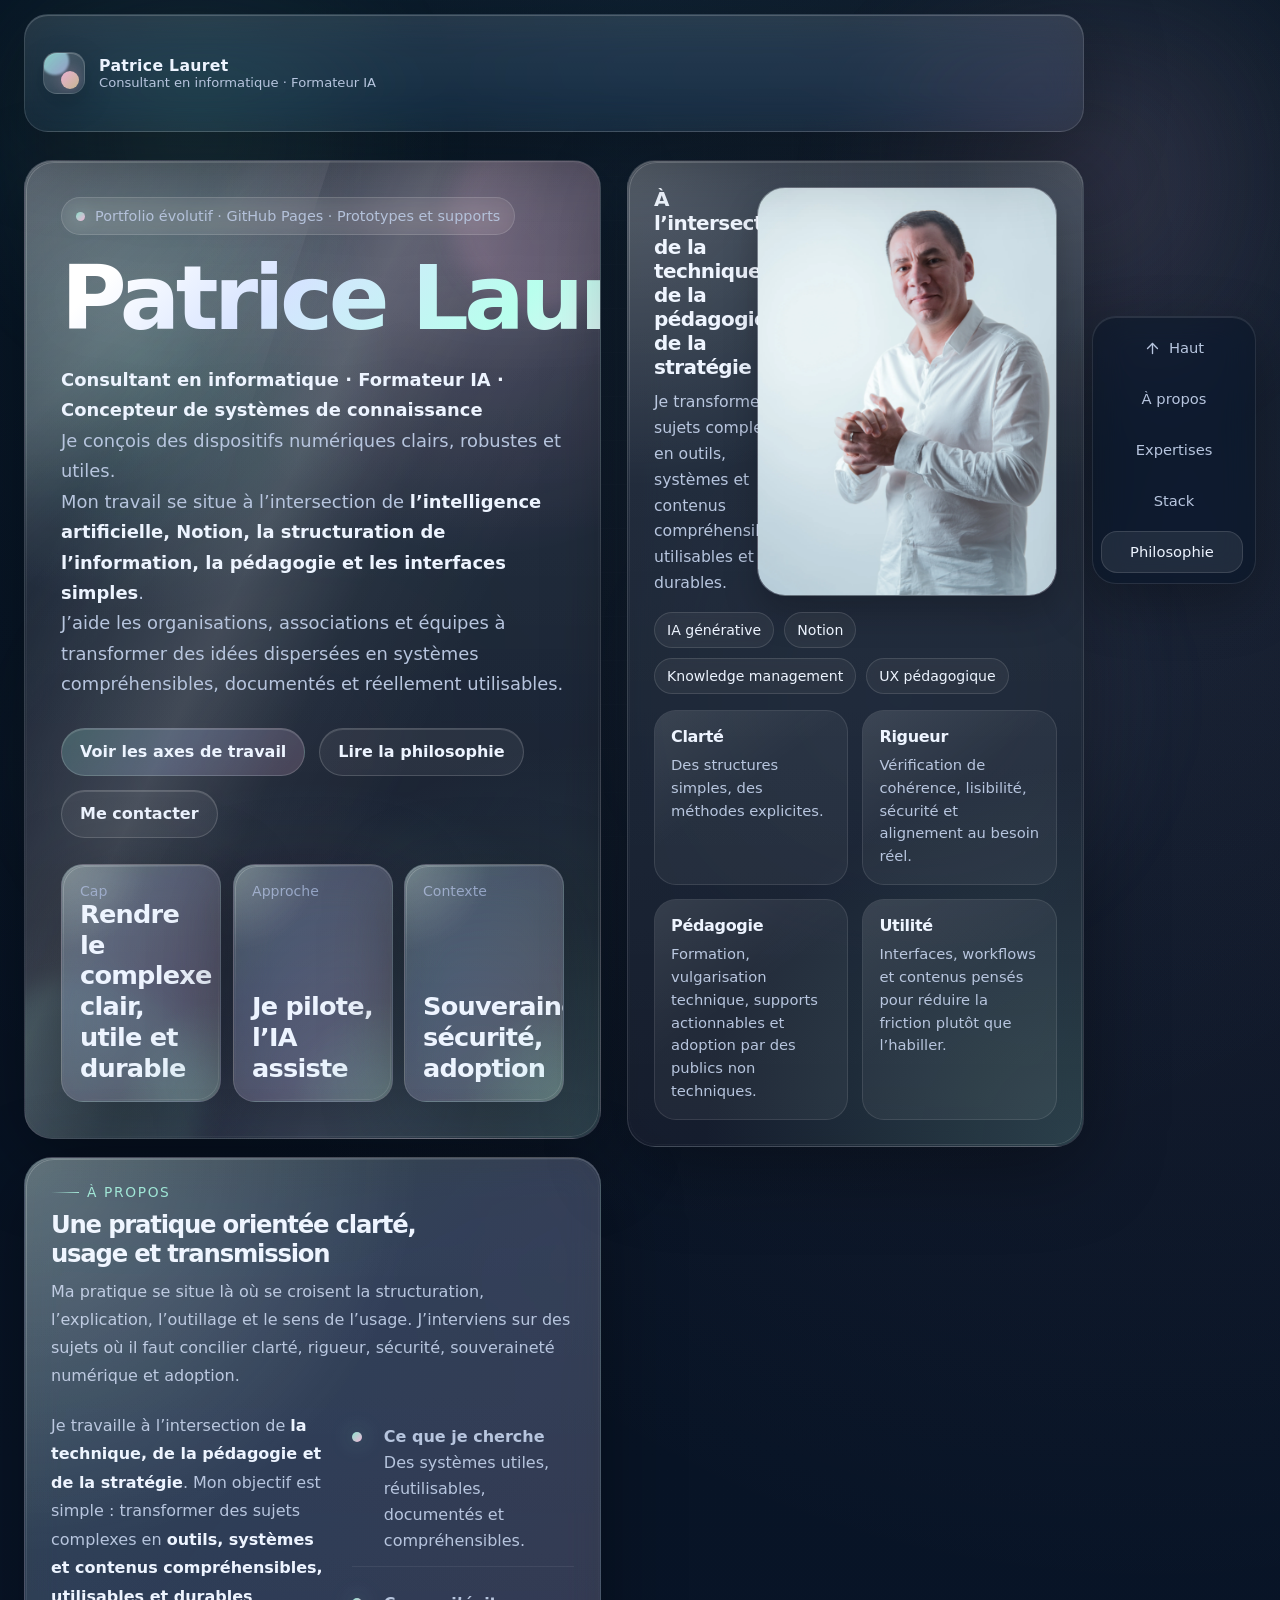
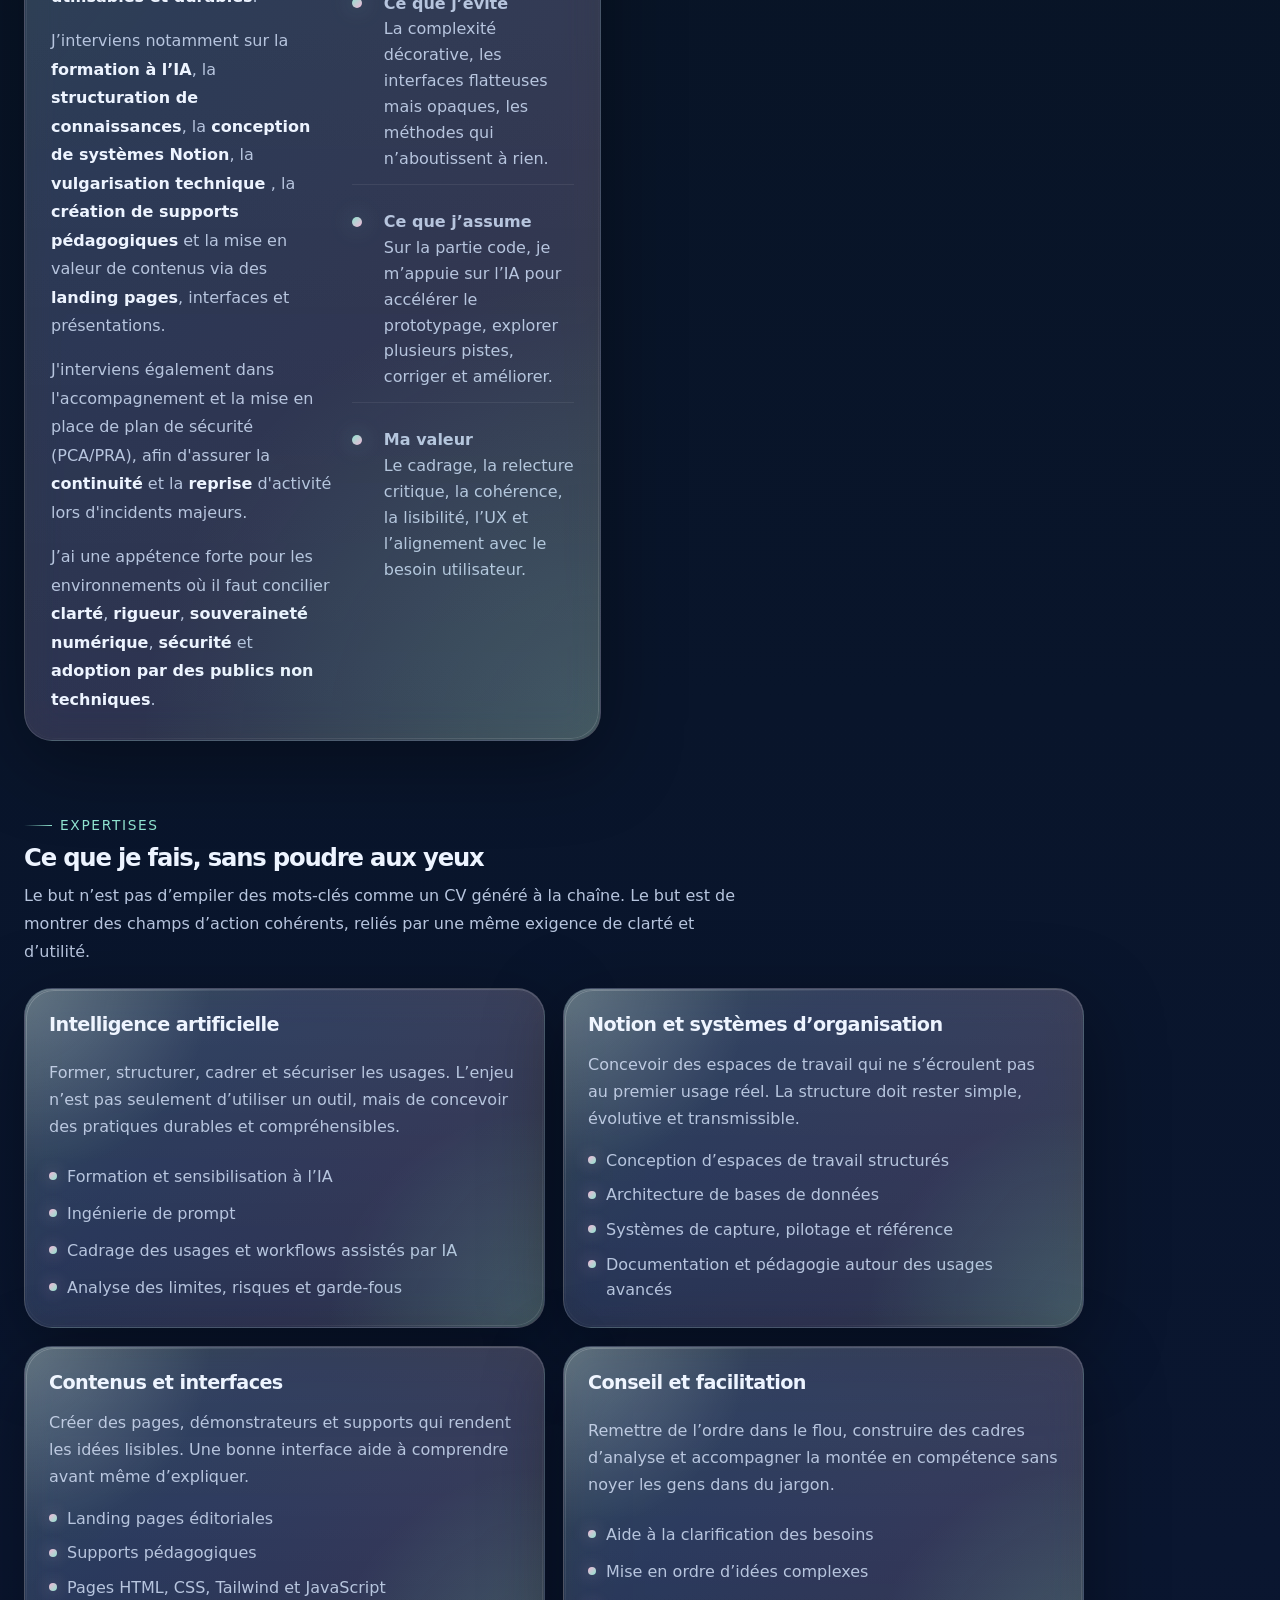
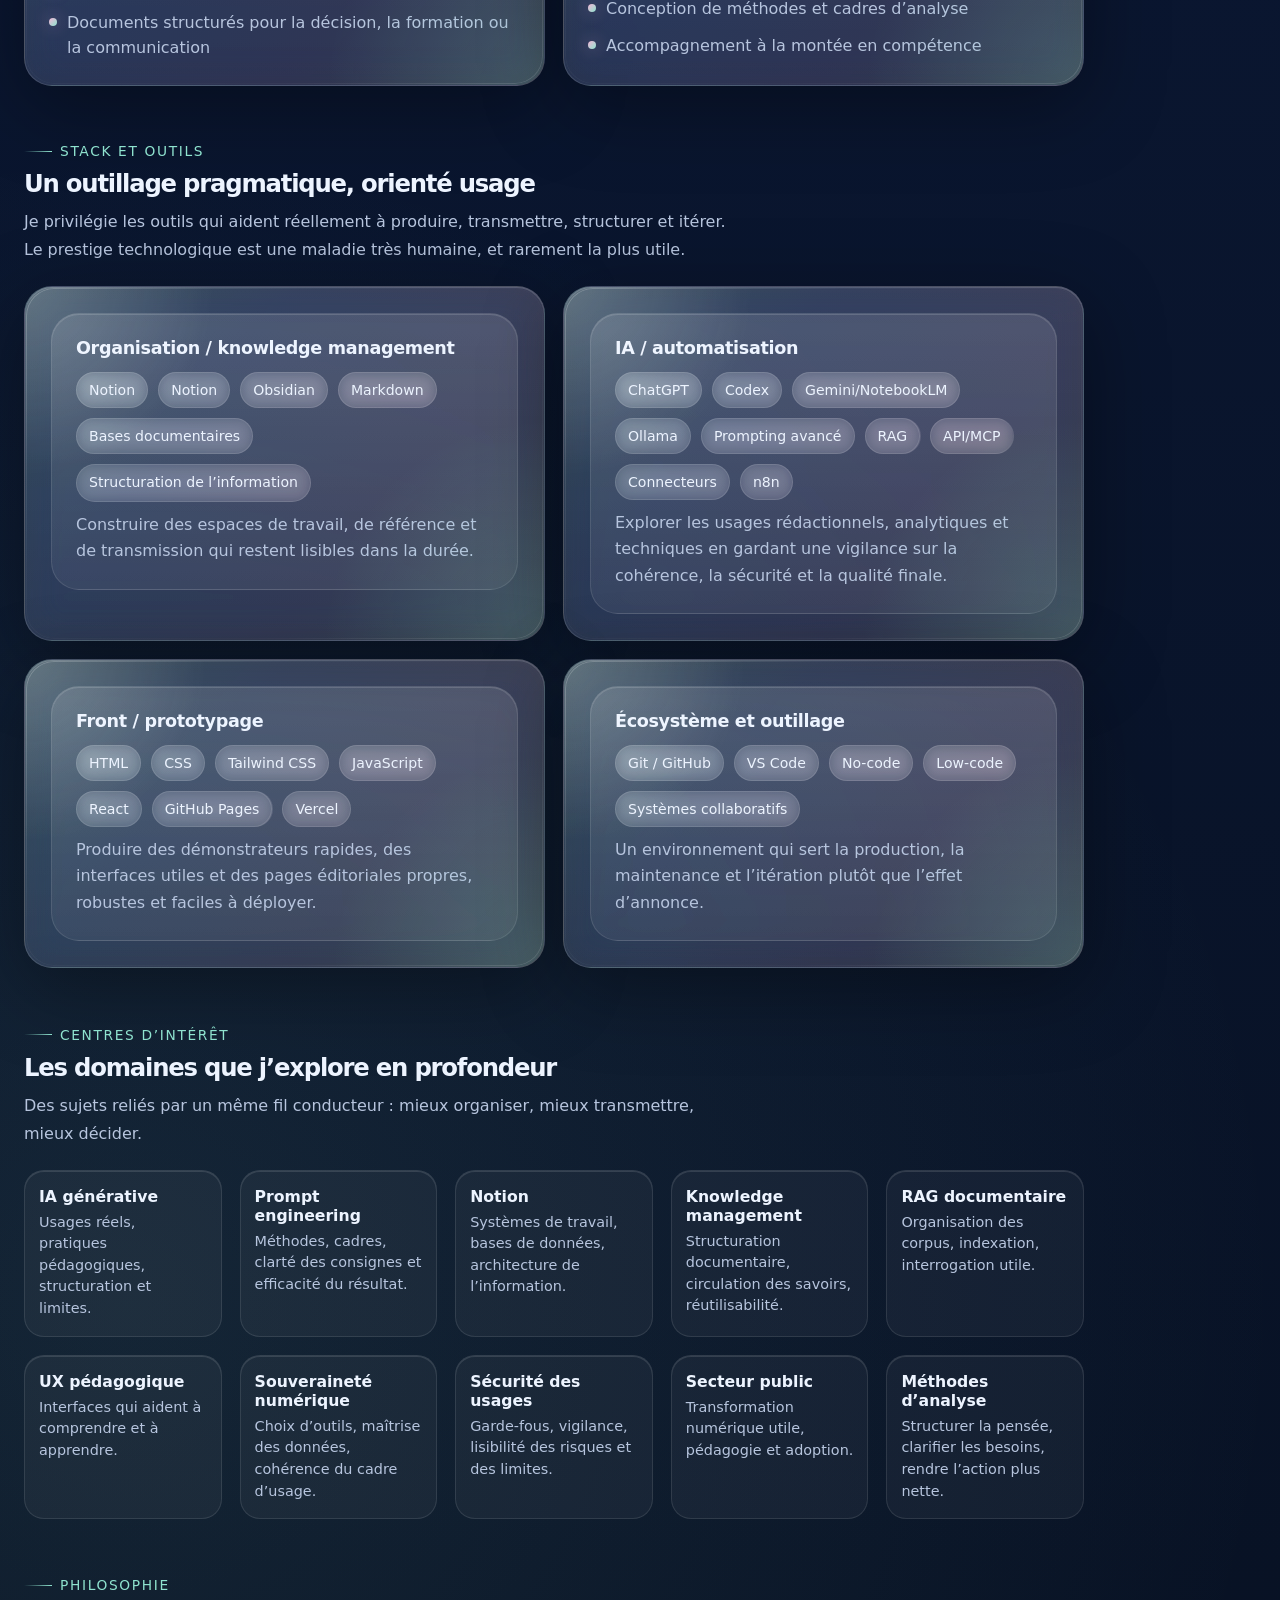
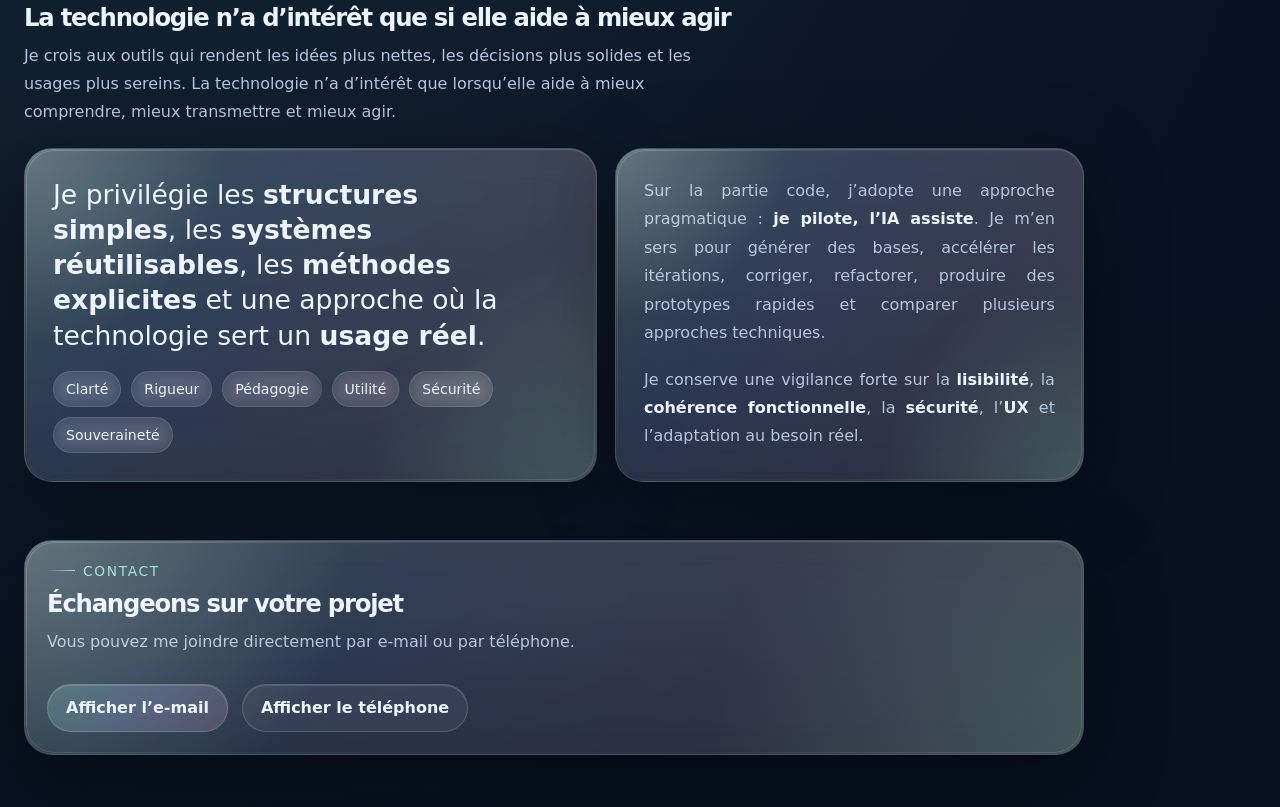
<file: index.html>
<!DOCTYPE html>
<html lang="fr">
<head>
  <meta charset="UTF-8" />
  <meta name="viewport" content="width=device-width, initial-scale=1.0" />
  <meta
    http-equiv="Content-Security-Policy"
    content="default-src 'self'; script-src 'self'; style-src 'self' 'unsafe-inline'; img-src 'self'; font-src 'self'; connect-src 'self'; object-src 'none'; base-uri 'self'; form-action 'self'; frame-src 'none'; upgrade-insecure-requests"
  />
  <meta name="referrer" content="no-referrer" />
  <title>Patrice Lauret · Portfolio</title>
  <meta
    name="description"
    content="Consultant en informatique, formateur IA, architecte de systèmes de connaissance. Portfolio GitHub Pages de Patrice Lauret."
  />
  <meta name="theme-color" content="#0b1020" />
  <meta property="og:title" content="Patrice Lauret · Portfolio" />
  <meta
    property="og:description"
    content="IA, Notion, structuration des connaissances, pédagogie, interfaces utiles et transformation numérique."
  />
  <meta property="og:type" content="website" />
  <meta property="og:image" content="img/preview-portfolio.webp" />

  <link rel="stylesheet" href="assets/css/style.css" />

  <script src="assets/js/main.js" defer></script>
  <script src="assets/js/animations.js" defer></script>
  <script src="assets/js/reflections.js" defer></script>
</head>
<body>
  <div class="cursor-light" aria-hidden="true"></div>

  <header class="site-header">
    <div class="nav-shell">
      <a class="brand" href="#top" aria-label="Retour en haut">
        <span class="brand-mark" aria-hidden="true"></span>
        <span class="brand-text">
          <strong>Patrice Lauret</strong>
          <span>Consultant en informatique · Formateur IA</span>
        </span>
      </a>
    </div>

    <nav class="nav-links" aria-label="Navigation principale">
      <a class="nav-top-link" href="#top" aria-label="Retour en haut">
        <svg class="nav-icon" viewBox="0 0 24 24" aria-hidden="true">
          <path d="M12 19V5" />
          <path d="m5 12 7-7 7 7" />
        </svg>
        <span class="nav-label">Haut</span>
      </a>
      <a href="#apropos" aria-label="À propos">
        <svg class="nav-icon" viewBox="0 0 24 24" aria-hidden="true">
          <path d="M12 12a4 4 0 1 0 0-8 4 4 0 0 0 0 8Z" />
          <path d="M4.5 21a7.5 7.5 0 0 1 15 0" />
        </svg>
        <span class="nav-label">À propos</span>
      </a>
      <a href="#expertises" aria-label="Expertises">
        <svg class="nav-icon" viewBox="0 0 24 24" aria-hidden="true">
          <path d="M12 3l1.7 5.1L19 10l-5.3 1.9L12 17l-1.7-5.1L5 10l5.3-1.9L12 3Z" />
          <path d="M19 15l.8 2.2L22 18l-2.2.8L19 21l-.8-2.2L16 18l2.2-.8L19 15Z" />
        </svg>
        <span class="nav-label">Expertises</span>
      </a>
      <a href="#stack" aria-label="Stack">
        <svg class="nav-icon" viewBox="0 0 24 24" aria-hidden="true">
          <path d="M12 3 3 8l9 5 9-5-9-5Z" />
          <path d="m3 13 9 5 9-5" />
          <path d="m3 18 9 5 9-5" />
        </svg>
        <span class="nav-label">Stack</span>
      </a>
      <a href="#philosophie" aria-label="Philosophie">
        <svg class="nav-icon" viewBox="0 0 24 24" aria-hidden="true">
          <path d="M12 3a9 9 0 1 0 9 9" />
          <path d="M12 7v5l3 2" />
          <path d="M18 3v4h4" />
        </svg>
        <span class="nav-label">Philosophie</span>
      </a>
    </nav>
  </header>

  <main id="top">
    <section class="hero wrap">
      <div class="intro-grid">
        <div class="intro-main">
          <article class="glass-card hero-card tilt reveal">
            <span class="halo one" aria-hidden="true"></span>
            <span class="halo two" aria-hidden="true"></span>
            <span class="floating-reflection" aria-hidden="true"></span>

            <div>
              <div class="eyebrow">
                <span class="dot" aria-hidden="true"></span>
                <span>Portfolio évolutif · GitHub Pages · Prototypes et supports</span>
              </div>

              <h1>
                <span class="title-gradient">Patrice Lauret</span>
              </h1>

              <p class="hero-lead">
                <strong>Consultant en informatique · Formateur IA · Concepteur de systèmes de connaissance</strong><br />
                Je conçois des dispositifs numériques clairs, robustes et utiles.<br />
                Mon travail se situe à l’intersection de
                <strong>l’intelligence artificielle, Notion, la structuration de l’information, la pédagogie et les interfaces simples</strong>.<br />
                J’aide les organisations, associations et équipes à transformer des idées dispersées en systèmes compréhensibles, documentés et réellement utilisables.
              </p>

              <div class="cta-row">
                <a class="btn btn-primary" href="#expertises">Voir les axes de travail</a>
                <a class="btn" href="#philosophie">Lire la philosophie</a>
                <a class="btn" href="#contact">Me contacter</a>
              </div>
            </div>

            <div class="hero-meta">
              <div class="stat-card tilt">
                <span class="stat-kicker">Cap</span>
                <strong class="stat-value">Rendre le complexe clair, utile et durable</strong>
              </div>
              <div class="stat-card tilt">
                <span class="stat-kicker">Approche</span>
                <strong class="stat-value">Je pilote, l’IA assiste</strong>
              </div>
              <div class="stat-card tilt">
                <span class="stat-kicker">Contexte</span>
                <strong class="stat-value">Souveraineté, sécurité, adoption</strong>
              </div>
            </div>
          </article>

          <article id="apropos" class="panel intro-about reveal delay-120">
            <div class="section-head">
              <span class="label">À propos</span>
              <h2>Une pratique orientée clarté, usage et transmission</h2>
              <p>
                Ma pratique se situe là où se croisent la structuration, l’explication, l’outillage et le sens de l’usage.
                J’interviens sur des sujets où il faut concilier clarté, rigueur, sécurité, souveraineté numérique et adoption.
              </p>
            </div>

            <div class="about-grid">
              <div class="prose">
                <p>
                  Je travaille à l’intersection de <strong>la technique, de la pédagogie et de la stratégie</strong>.
                  Mon objectif est simple : transformer des sujets complexes en
                  <strong>outils, systèmes et contenus compréhensibles, utilisables et durables</strong>.
                </p>
                <p>
                  J’interviens notamment sur la <strong>formation à l’IA</strong>, la
                  <strong>structuration de connaissances</strong>, la <strong>conception de systèmes Notion</strong>,
                  la <strong>vulgarisation technique </strong>, la <strong>création de supports pédagogiques</strong>
                  et la mise en valeur de contenus via des <strong>landing pages</strong>, interfaces et présentations.
                </p>
                <p>
                  J'interviens également dans l'accompagnement et la mise en place de plan de sécurité (PCA/PRA), afin d'assurer la <strong>continuité</strong> et la <strong>reprise</strong> d'activité lors d'incidents majeurs.
                </p>
                <p>
                  J’ai une appétence forte pour les environnements où il faut concilier
                  <strong>clarté</strong>, <strong>rigueur</strong>, <strong>souveraineté numérique</strong>,
                  <strong>sécurité</strong> et <strong>adoption par des publics non techniques</strong>.
                </p>
              </div>

              <ul class="list-clean">
                <li>
                  <span class="bullet"></span>
                  <span><strong>Ce que je cherche</strong><br />Des systèmes utiles, réutilisables, documentés et compréhensibles.</span>
                </li>
                <li>
                  <span class="bullet"></span>
                  <span><strong>Ce que j’évite</strong><br />La complexité décorative, les interfaces flatteuses mais opaques, les méthodes qui n’aboutissent à rien.</span>
                </li>
                <li>
                  <span class="bullet"></span>
                  <span><strong>Ce que j’assume</strong><br />Sur la partie code, je m’appuie sur l’IA pour accélérer le prototypage, explorer plusieurs pistes, corriger et améliorer.</span>
                </li>
                <li>
                  <span class="bullet"></span>
                  <span><strong>Ma valeur</strong><br />Le cadrage, la relecture critique, la cohérence, la lisibilité, l’UX et l’alignement avec le besoin utilisateur.</span>
                </li>
              </ul>
            </div>
          </article>
        </div>

        <aside class="hero-side">
          <article class="panel profile-panel tilt reveal delay-90">
            <div class="profile-top">
              <div class="profile-copy">
                <h2>À l’intersection de la technique, de la pédagogie et de la stratégie</h2>
                <p>Je transforme des sujets complexes en outils, systèmes et contenus compréhensibles, utilisables et durables.</p>
              </div>

              <figure class="portrait-shell">
                <span class="portrait-backdrop" aria-hidden="true"></span>
                <div class="portrait-frame">
                  <img
                    src="./assets/img/patrice-lauret.webp"
                    alt="Portrait de Patrice Lauret"
                    loading="eager"
                    decoding="async"
                  />
                </div>
              </figure>
            </div>

            <div class="chip-row">
              <span class="chip">IA générative</span>
              <span class="chip">Notion</span>
              <span class="chip">Knowledge management</span>
              <span class="chip">UX pédagogique</span>
            </div>

            <div class="panel-grid">
              <div class="micro-card">
                <strong>Clarté</strong>
                <span>Des structures simples, des méthodes explicites.</span>
              </div>
              <div class="micro-card">
                <strong>Rigueur</strong>
                <span>Vérification de cohérence, lisibilité, sécurité et alignement au besoin réel.</span>
              </div>
              <div class="micro-card">
                <strong>Pédagogie</strong>
                <span>Formation, vulgarisation technique, supports actionnables et adoption par des publics non techniques.</span>
              </div>
              <div class="micro-card">
                <strong>Utilité</strong>
                <span>Interfaces, workflows et contenus pensés pour réduire la friction plutôt que l’habiller.</span>
              </div>
            </div>
          </article>

          <article class="panel reveal delay-160 panel-compact">
            <div class="section-head section-head-inline">
              <span class="label">Focus</span>
              <h2>Axes de valeur</h2>
            </div>

            <div class="timeline">
              <div class="timeline-item tilt">
                <span class="kicker">Formation IA</span>
                <h3>Ingénierie de prompt, sensibilisation, cadrage des usages</h3>
                <p>Concevoir des formations qui rendent l’IA compréhensible, concrète et responsable.</p>
              </div>
              <div class="timeline-item tilt">
                <span class="kicker">Systèmes de connaissance</span>
                <h3>Structurer l’information, les workflows et les espaces documentaires</h3>
                <p>Transformer des ensembles dispersés en systèmes lisibles, maintenables et réutilisables.</p>
              </div>
              <div class="timeline-item tilt">
                <span class="kicker">Interfaces utiles</span>
                <h3>Landing pages, démonstrateurs, supports pédagogiques</h3>
                <p>Donner une forme claire à des contenus techniques, institutionnels ou pédagogiques.</p>
              </div>
            </div>
          </article>
        </aside>
      </div>
    </section>

    <section id="expertises" class="wrap reveal">
      <div class="section-head">
        <span class="label">Expertises</span>
        <h2>Ce que je fais, sans poudre aux yeux</h2>
        <p>
          Le but n’est pas d’empiler des mots-clés comme un CV généré à la chaîne.
          Le but est de montrer des champs d’action cohérents, reliés par une même exigence de clarté et d’utilité.
        </p>
      </div>

      <div class="skills-grid">
        <article class="skill-block tilt">
          <h3>Intelligence artificielle</h3>
          <p>Former, structurer, cadrer et sécuriser les usages. L’enjeu n’est pas seulement d’utiliser un outil, mais de concevoir des pratiques durables et compréhensibles.</p>
          <ul class="skill-list">
            <li>Formation et sensibilisation à l’IA</li>
            <li>Ingénierie de prompt</li>
            <li>Cadrage des usages et workflows assistés par IA</li>
            <li>Analyse des limites, risques et garde-fous</li>
          </ul>
        </article>

        <article class="skill-block tilt">
          <h3>Notion et systèmes d’organisation</h3>
          <p>Concevoir des espaces de travail qui ne s’écroulent pas au premier usage réel. La structure doit rester simple, évolutive et transmissible.</p>
          <ul class="skill-list">
            <li>Conception d’espaces de travail structurés</li>
            <li>Architecture de bases de données</li>
            <li>Systèmes de capture, pilotage et référence</li>
            <li>Documentation et pédagogie autour des usages avancés</li>
          </ul>
        </article>

        <article class="skill-block tilt">
          <h3>Contenus et interfaces</h3>
          <p>Créer des pages, démonstrateurs et supports qui rendent les idées lisibles. Une bonne interface aide à comprendre avant même d’expliquer.</p>
          <ul class="skill-list">
            <li>Landing pages éditoriales</li>
            <li>Supports pédagogiques</li>
            <li>Pages HTML, CSS, Tailwind et JavaScript</li>
            <li>Documents structurés pour la décision, la formation ou la communication</li>
          </ul>
        </article>

        <article class="skill-block tilt">
          <h3>Conseil et facilitation</h3>
          <p>Remettre de l’ordre dans le flou, construire des cadres d’analyse et accompagner la montée en compétence sans noyer les gens dans du jargon.</p>
          <ul class="skill-list">
            <li>Aide à la clarification des besoins</li>
            <li>Mise en ordre d’idées complexes</li>
            <li>Conception de méthodes et cadres d’analyse</li>
            <li>Accompagnement à la montée en compétence</li>
          </ul>
        </article>
      </div>
    </section>

    <section id="stack" class="wrap reveal">
      <div class="section-head">
        <span class="label">Stack et outils</span>
        <h2>Un outillage pragmatique, orienté usage</h2>
        <p>
          Je privilégie les outils qui aident réellement à produire, transmettre, structurer et itérer.
          Le prestige technologique est une maladie très humaine, et rarement la plus utile.
        </p>
      </div>

      <div class="stack-grid">
        <article class="panel tilt">
          <div class="stack-box">
            <h3>Organisation / knowledge management</h3>
            <div class="stack-cloud">
              <span class="chip">Notion</span>
              <span class="chip">Notion</span>
              <span class="chip">Obsidian</span>
              <span class="chip">Markdown</span>
              <span class="chip">Bases documentaires</span>
              <span class="chip">Structuration de l’information</span>
              <br><br>
            </div>
            <p>Construire des espaces de travail, de référence et de transmission qui restent lisibles dans la durée.</p>
          </div>
        </article>

        <article class="panel tilt">
          <div class="stack-box">
            <h3>IA / automatisation</h3>
            <div class="stack-cloud">
              <span class="chip">ChatGPT</span>
              <span class="chip">Codex</span>
              <span class="chip">Gemini/NotebookLM</span>
              <span class="chip">Ollama</span>
              <span class="chip">Prompting avancé</span>
              <span class="chip">RAG</span>
              <span class="chip">API/MCP</span>
              <span class="chip">Connecteurs</span>
              <span class="chip">n8n</span>
            </div>
            <p>Explorer les usages rédactionnels, analytiques et techniques en gardant une vigilance sur la cohérence, la sécurité et la qualité finale.</p>
          </div>
        </article>

        <article class="panel tilt">
          <div class="stack-box">
            <h3>Front / prototypage</h3>
            <div class="stack-cloud">
              <span class="chip">HTML</span>
              <span class="chip">CSS</span>
              <span class="chip">Tailwind CSS</span>
              <span class="chip">JavaScript</span>
              <span class="chip">React</span>
              <span class="chip">GitHub Pages</span>
              <span class="chip">Vercel</span>
            </div>
            <p>Produire des démonstrateurs rapides, des interfaces utiles et des pages éditoriales propres, robustes et faciles à déployer.</p>
          </div>
        </article>

        <article class="panel tilt">
          <div class="stack-box">
            <h3>Écosystème et outillage</h3>
            <div class="stack-cloud">
              <span class="chip">Git / GitHub</span>
              <span class="chip">VS Code</span>
              <span class="chip">No-code</span>
              <span class="chip">Low-code</span>
              <span class="chip">Systèmes collaboratifs</span>
            </div>
            <p>Un environnement qui sert la production, la maintenance et l’itération plutôt que l’effet d’annonce.</p>
          </div>
        </article>
      </div>
    </section>

    <section class="wrap reveal">
      <div class="section-head">
        <span class="label">Centres d’intérêt</span>
        <h2>Les domaines que j’explore en profondeur</h2>
        <p>Des sujets reliés par un même fil conducteur : mieux organiser, mieux transmettre, mieux décider.</p>
      </div>

      <div class="interest-grid">
        <article class="interest-item"><strong>IA générative</strong><span>Usages réels, pratiques pédagogiques, structuration et limites.</span></article>
        <article class="interest-item"><strong>Prompt engineering</strong><span>Méthodes, cadres, clarté des consignes et efficacité du résultat.</span></article>
        <article class="interest-item"><strong>Notion</strong><span>Systèmes de travail, bases de données, architecture de l’information.</span></article>
        <article class="interest-item"><strong>Knowledge management</strong><span>Structuration documentaire, circulation des savoirs, réutilisabilité.</span></article>
        <article class="interest-item"><strong>RAG documentaire</strong><span>Organisation des corpus, indexation, interrogation utile.</span></article>
        <article class="interest-item"><strong>UX pédagogique</strong><span>Interfaces qui aident à comprendre et à apprendre.</span></article>
        <article class="interest-item"><strong>Souveraineté numérique</strong><span>Choix d’outils, maîtrise des données, cohérence du cadre d’usage.</span></article>
        <article class="interest-item"><strong>Sécurité des usages</strong><span>Garde-fous, vigilance, lisibilité des risques et des limites.</span></article>
        <article class="interest-item"><strong>Secteur public</strong><span>Transformation numérique utile, pédagogie et adoption.</span></article>
        <article class="interest-item"><strong>Méthodes d’analyse</strong><span>Structurer la pensée, clarifier les besoins, rendre l’action plus nette.</span></article>
      </div>
    </section>

    <section id="philosophie" class="wrap reveal">
      <div class="section-head">
        <span class="label">Philosophie</span>
        <h2>La technologie n’a d’intérêt que si elle aide à mieux agir</h2>
        <p>
          Je crois aux outils qui rendent les idées plus nettes, les décisions plus solides et les usages plus sereins.
          La technologie n’a d’intérêt que lorsqu’elle aide à mieux comprendre, mieux transmettre et mieux agir.
        </p>
      </div>

      <div class="philosophy-grid">
        <article class="philosophy-card philosophy-card-quote tilt">
          <p class="quote">
            Je privilégie les <strong>structures simples</strong>, les <strong>systèmes réutilisables</strong>,
            les <strong>méthodes explicites</strong>
            et une approche où la technologie sert un <strong>usage réel</strong>.
          </p>
          <div class="tag-cloud">
            <span class="tag">Clarté</span>
            <span class="tag">Rigueur</span>
            <span class="tag">Pédagogie</span>
            <span class="tag">Utilité</span>
            <span class="tag">Sécurité</span>
            <span class="tag">Souveraineté</span>
          </div>
        </article>

        <article class="philosophy-card tilt">
          <div class="prose">
            <p>
              Sur la partie code, j’adopte une approche pragmatique :
              <strong>je pilote, l’IA assiste</strong>. Je m’en sers pour générer des bases,
              accélérer les itérations, corriger, refactorer, produire des prototypes rapides
              et comparer plusieurs approches techniques.
            </p>
            <p>
              Je conserve une vigilance forte sur la <strong>lisibilité</strong>,
              la <strong>cohérence fonctionnelle</strong>, la <strong>sécurité</strong>,
              l’<strong>UX</strong> et l’adaptation au besoin réel.
            </p>
          </div>
        </article>
      </div>
    </section>

    <section id="contact" class="wrap reveal">
      <article class="panel panel-compact">
        <div class="section-head">
          <span class="label">Contact</span>
          <h2>Échangeons sur votre projet</h2>
          <p>Vous pouvez me joindre directement par e-mail ou par téléphone.</p>
        </div>

        <div class="cta-row" aria-label="Coordonnées de Patrice Lauret" aria-live="polite">
          <button class="btn btn-primary" type="button" data-contact-reveal="email">
            Afficher l’e-mail
          </button>
          <button class="btn" type="button" data-contact-reveal="phone">
            Afficher le téléphone
          </button>
        </div>
      </article>
    </section>
  </main>
</body>
</html>
</file>
<file: assets/css/style.css>
:root {
  --bg: #07111f;
  --bg-soft: rgba(10, 18, 34, 0.72);
  --panel: rgba(255, 255, 255, 0.07);
  --panel-2: rgba(255, 255, 255, 0.1);
  --line: rgba(255, 255, 255, 0.12);
  --text: #edf4ff;
  --muted: #b7c5de;
  --soft: #93a3c4;
  --accent: #8fe3cf;
  --accent-2: #f4b6d8;
  --accent-3: #b8c8ff;
  --accent-4: #f7dca6;
  --success: #a7f3d0;
  --shadow: 0 20px 80px rgba(0, 0, 0, 0.35);
  --radius: 28px;
  --radius-sm: 18px;
  --max: 1220px;
  --nav-h: 78px;
  --side-nav-w: 164px;
  --side-nav-gap: 24px;
  --mobile-nav-rail-w: 56px;
  --mobile-nav-rail-gap: 10px;
  --grid: rgba(255, 255, 255, 0.05);
  --card-glow:
    radial-gradient(circle at top left, rgba(255, 255, 255, 0.22), transparent 30%),
    radial-gradient(circle at bottom right, rgba(143, 227, 207, 0.18), transparent 35%);
  --hero-glow:
    radial-gradient(circle at 20% 20%, rgba(143, 227, 207, 0.24), transparent 28%),
    radial-gradient(circle at 80% 10%, rgba(244, 182, 216, 0.2), transparent 30%),
    radial-gradient(circle at 50% 100%, rgba(184, 200, 255, 0.22), transparent 35%);
  --hero-reflection:
    linear-gradient(115deg, transparent 20%, rgba(255, 255, 255, 0.16) 40%, rgba(255, 255, 255, 0.03) 52%, transparent 65%);
  --border-shine:
    linear-gradient(135deg, rgba(255, 255, 255, 0.28), rgba(255, 255, 255, 0.05) 32%, rgba(255, 255, 255, 0.02) 65%, rgba(255, 255, 255, 0.18));
  --spring-spectrum:
    linear-gradient(130deg, rgba(143, 227, 207, 0.17), rgba(184, 200, 255, 0.12), rgba(244, 182, 216, 0.12), rgba(247, 220, 166, 0.14));
}

* {
  box-sizing: border-box;
}

html {
  scroll-behavior: smooth;
  scroll-padding-top: calc(var(--nav-h) + 16px);
}

body {
  margin: 0;
  font-family: Inter, ui-sans-serif, system-ui, -apple-system, BlinkMacSystemFont, "Segoe UI", sans-serif;
  background:
    radial-gradient(circle at top, rgba(56, 189, 248, 0.08), transparent 22%),
    radial-gradient(circle at 90% 10%, rgba(244, 182, 216, 0.08), transparent 20%),
    radial-gradient(circle at 10% 80%, rgba(143, 227, 207, 0.09), transparent 25%),
    linear-gradient(180deg, #06101d 0%, #081426 26%, #0a1630 56%, #07101f 100%);
  color: var(--text);
  min-height: 100vh;
  overflow-x: hidden;
}

body::before,
body::after {
  content: "";
  position: fixed;
  inset: 0;
  pointer-events: none;
  z-index: -2;
}

body::before {
  background:
    linear-gradient(var(--grid) 1px, transparent 1px),
    linear-gradient(90deg, var(--grid) 1px, transparent 1px);
  background-size: 44px 44px;
  mask-image: radial-gradient(circle at center, black 28%, transparent 85%);
  opacity: 0.26;
}

body::after {
  background:
    radial-gradient(circle at 15% 15%, rgba(143, 227, 207, 0.18), transparent 18%),
    radial-gradient(circle at 85% 20%, rgba(244, 182, 216, 0.16), transparent 20%),
    radial-gradient(circle at 70% 78%, rgba(184, 200, 255, 0.18), transparent 24%),
    radial-gradient(circle at 20% 85%, rgba(247, 220, 166, 0.12), transparent 20%);
  filter: blur(60px);
  opacity: 0.9;
  animation: drift 18s ease-in-out infinite alternate;
}

@keyframes drift {
  from {
    transform: translate3d(0, 0, 0) scale(1);
  }
  to {
    transform: translate3d(2%, -2%, 0) scale(1.05);
  }
}

@keyframes shimmer {
  0%,
  74%,
  100% {
    transform: translateX(-115%);
  }
  82% {
    transform: translateX(115%);
  }
}

@keyframes portraitShine {
  0%,
  76%,
  100% {
    transform: translateX(-92%);
  }
  86% {
    transform: translateX(115%);
  }
}

@keyframes sweep {
  0%,
  78%,
  100% {
    transform: translateX(-35%) rotate(18deg);
  }
  88% {
    transform: translateX(135%) rotate(18deg);
  }
}

@keyframes sideNavSlideIn {
  from {
    opacity: 0;
    transform: translate3d(22px, -50%, 0);
  }
  to {
    opacity: 1;
    transform: translate3d(0, -50%, 0);
  }
}

a {
  color: inherit;
  text-decoration: none;
}

img {
  max-width: 100%;
  display: block;
}

h1,
h2,
h3,
p {
  margin: 0;
}

h1 {
  font-size: clamp(2.8rem, 7vw, 5.7rem);
  line-height: 0.98;
  letter-spacing: -0.05em;
  max-width: none;
  white-space: nowrap;
  text-wrap: nowrap;
}

.cursor-light {
  position: fixed;
  inset: 0;
  pointer-events: none;
  z-index: -1;
  background: radial-gradient(
    320px circle at var(--mx, 50%) var(--my, 30%),
    rgba(255, 255, 255, 0.07),
    transparent 45%
  );
  transition: background 120ms linear, opacity 180ms ease;
  opacity: 0;
}

.wrap {
  width: min(100% - 32px, var(--max));
  margin-inline: auto;
}

.site-header {
  position: sticky;
  top: 0;
  z-index: 20;
  padding-top: 14px;
}

.nav-shell {
  width: min(100% - 24px, calc(var(--max) + 10px));
  margin: 0 auto;
  min-height: var(--nav-h);
  display: flex;
  align-items: center;
  justify-content: space-between;
  gap: 18px;
  padding: 14px 18px;
  border: 1px solid var(--line);
  border-radius: 24px;
  background: linear-gradient(180deg, rgba(255, 255, 255, 0.12), rgba(255, 255, 255, 0.05));
  backdrop-filter: blur(18px) saturate(140%);
  -webkit-backdrop-filter: blur(18px) saturate(140%);
  box-shadow: var(--shadow), inset 0 1px 0 rgba(255, 255, 255, 0.18);
  position: relative;
  overflow: hidden;
  isolation: isolate;
}

.nav-shell::before {
  content: "";
  position: absolute;
  inset: 0;
  background: linear-gradient(110deg, transparent 0%, rgba(255, 255, 255, 0.12) 25%, transparent 45%);
  transform: translateX(-100%);
  opacity: 0.55;
  animation: shimmer 10s ease-in-out infinite;
  z-index: -1;
}

.brand {
  display: flex;
  align-items: center;
  gap: 14px;
  min-width: 0;
}

.brand-mark {
  width: 42px;
  height: 42px;
  border-radius: 14px;
  position: relative;
  background: linear-gradient(135deg, rgba(255, 255, 255, 0.2), rgba(255, 255, 255, 0.06));
  border: 1px solid rgba(255, 255, 255, 0.14);
  box-shadow: inset 0 1px 0 rgba(255, 255, 255, 0.2), 0 10px 30px rgba(0, 0, 0, 0.2);
  overflow: hidden;
}

.brand-mark::before,
.brand-mark::after {
  content: "";
  position: absolute;
  border-radius: 999px;
  inset: auto;
}

.brand-mark::before {
  width: 28px;
  height: 28px;
  background: linear-gradient(135deg, rgba(143, 227, 207, 0.9), rgba(184, 200, 255, 0.65));
  top: -6px;
  left: -3px;
  filter: blur(1px);
}

.brand-mark::after {
  width: 18px;
  height: 18px;
  background: linear-gradient(135deg, rgba(244, 182, 216, 0.95), rgba(247, 220, 166, 0.75));
  right: 5px;
  bottom: 4px;
  box-shadow: 0 0 18px rgba(244, 182, 216, 0.5);
}

.brand-text {
  min-width: 0;
}

.brand-text strong,
.brand-text span {
  display: block;
  white-space: nowrap;
  overflow: hidden;
  text-overflow: ellipsis;
}

.brand-text strong {
  font-size: 0.98rem;
  letter-spacing: 0.02em;
}

.brand-text span {
  color: var(--muted);
  font-size: 0.82rem;
}

.nav-links {
  display: flex;
  width: var(--side-nav-w);
  position: fixed;
  top: 50vh;
  right: max(var(--side-nav-gap), env(safe-area-inset-right));
  transform: translateY(-50%);
  flex-direction: column;
  align-items: center;
  justify-content: center;
  gap: 9px;
  z-index: 35;
  padding: 10px;
  border-radius: 24px;
  background: rgba(7, 17, 31, 0.42);
  border: 1px solid rgba(255, 255, 255, 0.1);
  backdrop-filter: blur(16px) saturate(135%);
  -webkit-backdrop-filter: blur(16px) saturate(135%);
  box-shadow: 0 18px 56px rgba(0, 0, 0, 0.28), inset 0 1px 0 rgba(255, 255, 255, 0.1);
  animation: sideNavSlideIn 420ms ease-out both;
}

.nav-links a {
  width: 100%;
  min-height: 42px;
  display: inline-flex;
  align-items: center;
  justify-content: center;
  padding: 10px 12px;
  border-radius: 16px;
  font-size: 0.92rem;
  line-height: 1.15;
  text-align: center;
  color: var(--muted);
  border: 1px solid transparent;
  transition: 180ms ease;
}

.nav-links a:hover,
.nav-links a.active {
  color: var(--text);
  background: rgba(255, 255, 255, 0.08);
  border-color: rgba(255, 255, 255, 0.12);
  transform: translateX(-2px);
}

.nav-links a:focus-visible {
  outline: 2px solid rgba(143, 227, 207, 0.65);
  outline-offset: 2px;
}

.nav-icon {
  display: none;
}

.nav-top-link {
  gap: 8px;
}

.nav-top-link .nav-icon {
  display: block;
  width: 17px;
  height: 17px;
  flex: none;
  fill: none;
  stroke: currentColor;
  stroke-width: 1.9;
  stroke-linecap: round;
  stroke-linejoin: round;
}

@media (prefers-reduced-motion: reduce) {
  .nav-links {
    animation: none;
  }
}

main {
  padding-bottom: 72px;
}

.hero {
  min-height: auto;
  display: grid;
  align-items: start;
  padding: 28px 0 18px;
  position: relative;
}

.intro-grid {
  display: grid;
  grid-template-columns: 1.2fr 0.95fr;
  gap: 26px;
  align-items: start;
}

.intro-main {
  display: grid;
  gap: 18px;
  align-content: start;
}

.hero-side {
  display: grid;
  grid-template-rows: auto auto;
  gap: 18px;
  align-content: start;
}

.glass-card,
.panel,
.timeline-item,
.project-card,
.skill-block,
.stat-card,
.philosophy-card {
  position: relative;
  overflow: hidden;
  border-radius: var(--radius);
  border: 1px solid var(--line);
  background:
    linear-gradient(180deg, rgba(255, 255, 255, 0.11), rgba(255, 255, 255, 0.05)),
    var(--spring-spectrum);
  backdrop-filter: blur(18px) saturate(135%);
  -webkit-backdrop-filter: blur(18px) saturate(135%);
  box-shadow: var(--shadow), inset 0 1px 0 rgba(255, 255, 255, 0.16);
}

.glass-card::before,
.panel::before,
.timeline-item::before,
.project-card::before,
.skill-block::before,
.stat-card::before,
.philosophy-card::before {
  content: "";
  position: absolute;
  inset: 0;
  background: var(--card-glow);
  pointer-events: none;
}

.glass-card::after,
.panel::after,
.timeline-item::after,
.project-card::after,
.skill-block::after,
.stat-card::after,
.philosophy-card::after {
  content: "";
  position: absolute;
  inset: 1px;
  border-radius: inherit;
  padding: 1px;
  background: var(--border-shine);
  -webkit-mask:
    linear-gradient(#fff 0 0) content-box,
    linear-gradient(#fff 0 0);
  -webkit-mask-composite: xor;
  mask-composite: exclude;
  pointer-events: none;
  opacity: 0.8;
}

.hero-card {
  padding: 36px;
  min-height: auto;
  display: flex;
  flex-direction: column;
  justify-content: flex-start;
  gap: 26px;
  isolation: isolate;
  background:
    var(--hero-reflection),
    linear-gradient(180deg, rgba(255, 255, 255, 0.13), rgba(255, 255, 255, 0.05)),
    var(--hero-glow),
    linear-gradient(180deg, rgba(8, 20, 38, 0.74), rgba(7, 14, 30, 0.9));
}

.hero-card > * {
  position: relative;
  z-index: 1;
}

.hero-card .halo {
  position: absolute;
  inset: auto;
  border-radius: 999px;
  filter: blur(12px);
  opacity: 0.7;
  z-index: 0;
}

.hero-card .halo.one {
  width: 190px;
  height: 190px;
  right: -40px;
  top: -40px;
  background: rgba(244, 182, 216, 0.22);
}

.hero-card .halo.two {
  width: 240px;
  height: 240px;
  left: -60px;
  bottom: -80px;
  background: rgba(143, 227, 207, 0.18);
}

.eyebrow {
  display: inline-flex;
  align-items: center;
  gap: 10px;
  padding: 10px 14px;
  border-radius: 999px;
  border: 1px solid rgba(255, 255, 255, 0.14);
  background: rgba(255, 255, 255, 0.06);
  color: var(--muted);
  font-size: 0.9rem;
  width: fit-content;
  backdrop-filter: blur(10px);
  margin-bottom: 20px;
}

.eyebrow .dot {
  width: 9px;
  height: 9px;
  border-radius: 50%;
  background: linear-gradient(135deg, var(--accent), var(--accent-2));
  box-shadow: 0 0 18px rgba(143, 227, 207, 0.6);
}

.title-gradient {
  background: linear-gradient(135deg, #ffffff 10%, #d6e3ff 35%, #b8ffed 68%, #ffe8fa 100%);
  -webkit-background-clip: text;
  background-clip: text;
  color: transparent;
  filter: drop-shadow(0 6px 28px rgba(255, 255, 255, 0.08));
}

.hero-lead {
  max-width: 70ch;
  margin-top: 22px;
  font-size: clamp(1.05rem, 1.4vw, 1.18rem);
  line-height: 1.7;
  color: var(--muted);
}

.hero-lead strong {
  color: var(--text);
  font-weight: 650;
}

.cta-row {
  display: flex;
  gap: 14px;
  flex-wrap: wrap;
  margin-top: 28px;
}

.btn {
  position: relative;
  display: inline-flex;
  align-items: center;
  justify-content: center;
  gap: 10px;
  min-height: 48px;
  padding: 0 18px;
  border-radius: 999px;
  border: 1px solid rgba(255, 255, 255, 0.16);
  background: rgba(255, 255, 255, 0.06);
  color: var(--text);
  font: inherit;
  font-weight: 600;
  cursor: pointer;
  transition:
    transform 180ms ease,
    background 180ms ease,
    border-color 180ms ease,
    box-shadow 180ms ease;
  box-shadow: inset 0 1px 0 rgba(255, 255, 255, 0.14);
}

.btn:hover {
  transform: translateY(-2px);
  border-color: rgba(255, 255, 255, 0.24);
  box-shadow:
    inset 0 1px 0 rgba(255, 255, 255, 0.18),
    0 10px 24px rgba(0, 0, 0, 0.18);
}

.btn:focus-visible {
  outline: 2px solid rgba(143, 227, 207, 0.75);
  outline-offset: 3px;
}

.btn-primary {
  background: linear-gradient(
    135deg,
    rgba(143, 227, 207, 0.24),
    rgba(184, 200, 255, 0.22),
    rgba(244, 182, 216, 0.18)
  );
}

.hero-meta {
  display: grid;
  grid-template-columns: repeat(3, minmax(0, 1fr));
  gap: 12px;
  margin-top: 0;
}

.stat-card {
  padding: 18px;
  border-radius: 22px;
  min-height: 120px;
  display: flex;
  flex-direction: column;
  justify-content: space-between;
  transform-style: preserve-3d;
}

.stat-kicker {
  color: var(--soft);
  font-size: 0.88rem;
}

.stat-value {
  font-size: clamp(1.1rem, 2.5vw, 1.6rem);
  font-weight: 700;
  line-height: 1.2;
  letter-spacing: -0.03em;
  max-width: 14ch;
}

.intro-about {
  padding: 28px;
  display: grid;
  gap: 22px;
}

.intro-about .section-head {
  margin-bottom: 0;
}

.intro-about .section-head h2 {
  max-width: none;
  font-size: clamp(1.5rem, 1.9vw, 2.1rem);
  white-space: normal;
  text-wrap: balance;
}

.profile-panel {
  padding: 22px;
  display: grid;
  gap: 16px;
  align-content: start;
  background:
    linear-gradient(180deg, rgba(255, 255, 255, 0.12), rgba(255, 255, 255, 0.05)),
    radial-gradient(circle at top right, rgba(255, 255, 255, 0.15), transparent 30%),
    linear-gradient(180deg, rgba(11, 23, 40, 0.85), rgba(8, 16, 32, 0.86));
}

.profile-top {
  display: grid;
  grid-template-columns: minmax(0, 1fr) minmax(220px, 300px);
  gap: 18px;
  align-items: stretch;
}

.profile-copy {
  display: grid;
  gap: 10px;
  align-content: start;
}

.portrait-shell {
  position: relative;
  margin: 0;
  min-height: 100%;
  display: flex;
  align-items: stretch;
}

.portrait-backdrop {
  position: absolute;
  inset: 8% 10% 2% 10%;
  border-radius: 30px;
  background:
    radial-gradient(circle at 50% 20%, rgba(255, 255, 255, 0.2), transparent 32%),
    radial-gradient(circle at 20% 80%, rgba(143, 227, 207, 0.18), transparent 30%),
    radial-gradient(circle at 85% 25%, rgba(244, 182, 216, 0.18), transparent 30%),
    linear-gradient(180deg, rgba(255, 255, 255, 0.08), rgba(255, 255, 255, 0.02));
  filter: blur(10px);
  opacity: 0.95;
  pointer-events: none;
}

.portrait-frame {
  position: relative;
  width: 100%;
  min-height: 360px;
  border-radius: 28px;
  border: 1px solid rgba(255, 255, 255, 0.14);
  background:
    linear-gradient(180deg, rgba(255, 255, 255, 0.14), rgba(255, 255, 255, 0.05)),
    linear-gradient(135deg, rgba(143, 227, 207, 0.12), rgba(184, 200, 255, 0.08), rgba(244, 182, 216, 0.1));
  box-shadow:
    inset 0 1px 0 rgba(255, 255, 255, 0.18),
    0 18px 34px rgba(0, 0, 0, 0.22);
  overflow: hidden;
  isolation: isolate;
  display: flex;
  align-items: flex-end;
  justify-content: center;
}

.portrait-frame::before {
  content: "";
  position: absolute;
  inset: 0;
  background: linear-gradient(
    118deg,
    transparent 24%,
    rgba(255, 255, 255, 0.18) 42%,
    rgba(255, 255, 255, 0.05) 52%,
    transparent 68%
  );
  transform: translateX(-90%);
  opacity: 0.8;
  animation: portraitShine 9s ease-in-out infinite;
  pointer-events: none;
  z-index: 2;
}

.portrait-frame img {
  position: relative;
  z-index: 1;
  width: 100%;
  height: 100%;
  max-height: none;
  object-fit: cover;
  object-position: center 18%;
  filter: drop-shadow(0 18px 40px rgba(0, 0, 0, 0.28));
}

.profile-panel h2 {
  font-size: 1.25rem;
  letter-spacing: -0.03em;
}

.profile-panel p {
  color: var(--muted);
  line-height: 1.65;
  font-size: 0.98rem;
}

.chip-row,
.stack-cloud,
.tag-cloud {
  display: flex;
  gap: 10px;
  flex-wrap: wrap;
}

.chip,
.tag {
  padding: 9px 12px;
  border-radius: 999px;
  border: 1px solid rgba(255, 255, 255, 0.12);
  background: rgba(255, 255, 255, 0.05);
  color: var(--text);
  font-size: 0.88rem;
  backdrop-filter: blur(8px);
}

.chip.muted,
.tag.muted {
  color: var(--muted);
}

.panel-grid {
  display: grid;
  grid-template-columns: repeat(2, minmax(0, 1fr));
  gap: 14px;
}

.micro-card {
  padding: 16px;
  border-radius: 22px;
  background: rgba(255, 255, 255, 0.05);
  border: 1px solid rgba(255, 255, 255, 0.1);
  min-height: 112px;
  position: relative;
  overflow: hidden;
}

.micro-card::before {
  content: "";
  position: absolute;
  inset: 0;
  background: linear-gradient(145deg, rgba(255, 255, 255, 0.08), transparent 45%);
  pointer-events: none;
}

.micro-card strong {
  display: block;
  font-size: 1rem;
  margin-bottom: 8px;
  letter-spacing: -0.02em;
}

.micro-card span {
  color: var(--muted);
  line-height: 1.55;
  font-size: 0.92rem;
}

section {
  padding: 58px 0 0;
  scroll-margin-top: calc(var(--nav-h) + 22px);
}

.section-head {
  margin-bottom: 22px;
  display: grid;
  gap: 10px;
}

.section-head .label {
  display: inline-flex;
  align-items: center;
  gap: 8px;
  width: fit-content;
  color: var(--accent);
  font-size: 0.86rem;
  letter-spacing: 0.12em;
  text-transform: uppercase;
}

.section-head .label::before {
  content: "";
  width: 28px;
  height: 1px;
  background: linear-gradient(90deg, transparent, var(--accent));
}

.section-head h2 {
  font-size: clamp(1.45rem, 1.9vw, 2.15rem);
  letter-spacing: -0.05em;
  max-width: none;
  white-space: nowrap;
  text-wrap: normal;
}

.section-head p {
  max-width: 70ch;
  color: var(--muted);
  line-height: 1.75;
}

.section-head-inline {
  margin-bottom: 16px;
}

.section-head-inline h2 {
  font-size: 1.5rem;
  max-width: none;
}

.about-grid,
.skills-grid,
.projects-grid,
.philosophy-grid,
.stack-grid,
.interest-grid {
  display: grid;
  gap: 18px;
}

.about-grid {
  grid-template-columns: minmax(0, 1.12fr) minmax(0, 0.88fr);
  align-items: start;
}

.intro-about,
.section-head,
.about-grid,
.about-grid > *,
.prose,
.list-clean {
  min-width: 0;
}

.panel {
  padding: 26px;
}

.prose {
  display: grid;
  gap: 16px;
}

.prose p {
  color: var(--muted);
  line-height: 1.78;
  font-size: 1rem;
}

.prose strong {
  color: var(--text);
}

.list-clean {
  display: grid;
  gap: 12px;
  margin: 0;
  padding: 0;
  list-style: none;
}

.list-clean li {
  display: grid;
  grid-template-columns: 20px 1fr;
  gap: 12px;
  align-items: start;
  color: var(--muted);
  line-height: 1.62;
  padding: 12px 0;
  border-bottom: 1px solid rgba(255, 255, 255, 0.07);
}

.list-clean li:last-child {
  border-bottom: 0;
  padding-bottom: 0;
}

.bullet {
  width: 10px;
  height: 10px;
  border-radius: 999px;
  margin-top: 0.48rem;
  background: linear-gradient(135deg, var(--accent), var(--accent-2));
  box-shadow: 0 0 22px rgba(143, 227, 207, 0.42);
}

.timeline {
  display: grid;
  gap: 14px;
}

.timeline-item {
  padding: 20px;
  border-radius: 24px;
  display: grid;
  gap: 10px;
}

.timeline-item .kicker {
  color: var(--soft);
  font-size: 0.85rem;
  text-transform: uppercase;
  letter-spacing: 0.12em;
}

.timeline-item h3 {
  font-size: 1.12rem;
  letter-spacing: -0.03em;
}

.timeline-item p {
  color: var(--muted);
  line-height: 1.65;
  font-size: 0.97rem;
}

.skills-grid {
  grid-template-columns: repeat(2, minmax(0, 1fr));
}

.skill-block {
  padding: 24px;
  min-height: 100%;
  display: grid;
  gap: 16px;
}

.skill-block h3 {
  font-size: 1.2rem;
  letter-spacing: -0.03em;
}

.skill-block p {
  color: var(--muted);
  line-height: 1.68;
}

.skill-list {
  display: grid;
  gap: 10px;
  margin: 0;
  padding: 0;
  list-style: none;
}

.skill-list li {
  display: flex;
  gap: 10px;
  align-items: flex-start;
  color: var(--muted);
  line-height: 1.55;
}

.skill-list li::before {
  content: "";
  width: 8px;
  height: 8px;
  flex: none;
  border-radius: 50%;
  margin-top: 0.45rem;
  background: linear-gradient(135deg, var(--accent-2), var(--accent));
  box-shadow: 0 0 16px rgba(244, 182, 216, 0.45);
}

.stack-grid {
  grid-template-columns: 1fr 1fr;
}

.stack-box {
  padding: 24px;
  border-radius: var(--radius);
  border: 1px solid rgba(255, 255, 255, 0.1);
  background:
    linear-gradient(180deg, rgba(255, 255, 255, 0.1), rgba(255, 255, 255, 0.04)),
    rgba(255, 255, 255, 0.02);
  box-shadow: inset 0 1px 0 rgba(255, 255, 255, 0.14);
}

.stack-box h3 {
  font-size: 1.1rem;
  margin-bottom: 14px;
  letter-spacing: -0.02em;
}

.stack-box p {
  color: var(--muted);
  line-height: 1.65;
  margin-top: 10px;
}

.projects-grid {
  grid-template-columns: repeat(3, minmax(0, 1fr));
}

.project-card {
  padding: 22px;
  display: grid;
  gap: 14px;
  min-height: 100%;
}

.project-card .project-type {
  display: inline-flex;
  width: fit-content;
  padding: 8px 12px;
  border-radius: 999px;
  background: rgba(255, 255, 255, 0.05);
  border: 1px solid rgba(255, 255, 255, 0.12);
  color: var(--soft);
  font-size: 0.82rem;
  text-transform: uppercase;
  letter-spacing: 0.1em;
}

.project-card h3 {
  font-size: 1.16rem;
  letter-spacing: -0.03em;
}

.project-card p {
  color: var(--muted);
  line-height: 1.66;
  font-size: 0.96rem;
}

.project-footer {
  display: flex;
  gap: 8px;
  flex-wrap: wrap;
  margin-top: auto;
}

.interest-grid {
  grid-template-columns: repeat(5, minmax(0, 1fr));
}

.interest-item {
  padding: 16px 14px;
  border-radius: 20px;
  border: 1px solid rgba(255, 255, 255, 0.1);
  background: rgba(255, 255, 255, 0.045);
  color: var(--text);
  min-height: 100%;
  box-shadow: inset 0 1px 0 rgba(255, 255, 255, 0.12);
  transition:
    transform 180ms ease,
    background 180ms ease,
    border-color 180ms ease;
}

.interest-item:hover {
  transform: translateY(-3px);
  background: rgba(255, 255, 255, 0.07);
  border-color: rgba(255, 255, 255, 0.16);
}

.interest-item strong {
  display: block;
  font-size: 0.98rem;
  margin-bottom: 6px;
}

.interest-item span {
  color: var(--muted);
  line-height: 1.5;
  font-size: 0.9rem;
}

.philosophy-grid {
  grid-template-columns: 1.1fr 0.9fr;
}

.philosophy-card {
  padding: 28px;
  display: grid;
  gap: 18px;
}

.philosophy-card-quote {
  grid-template-rows: 1fr auto;
}

.quote {
  font-size: clamp(1.14rem, 2.08vw, 1.74rem);
  line-height: 1.32;
  letter-spacing: 0;
  max-width: 31ch;
  text-wrap: balance;
}

.quote strong {
  color: var(--text);
}

.philosophy-card .prose p {
  text-align: justify;
  text-justify: inter-word;
  hyphens: auto;
  overflow-wrap: normal;
}

.philosophy-card .quote {
  text-align: left;
  hyphens: none;
}

.footer-card {
  margin-top: 28px;
  padding: 24px;
  border-radius: 26px;
  border: 1px solid rgba(255, 255, 255, 0.1);
  background: linear-gradient(180deg, rgba(255, 255, 255, 0.08), rgba(255, 255, 255, 0.04));
  box-shadow: inset 0 1px 0 rgba(255, 255, 255, 0.15);
  display: flex;
  justify-content: space-between;
  gap: 18px;
  align-items: center;
  flex-wrap: wrap;
}

.footer-card p {
  color: var(--muted);
  line-height: 1.65;
  max-width: 60ch;
}

.reveal {
  opacity: 0;
  transform: translateY(18px) scale(0.985);
  transition: opacity 600ms ease, transform 600ms ease;
  transition-delay: var(--delay, 0ms);
}

.reveal.is-visible {
  opacity: 1;
  transform: translateY(0) scale(1);
}

.tilt {
  transform-style: preserve-3d;
  will-change: transform;
  transition: transform 180ms ease;
}

.floating-reflection {
  position: absolute;
  inset: -30% auto auto -25%;
  width: 60%;
  height: 120%;
  transform: rotate(18deg);
  background: linear-gradient(
    115deg,
    transparent 20%,
    rgba(255, 255, 255, 0.18) 45%,
    rgba(255, 255, 255, 0.05) 56%,
    transparent 70%
  );
  mix-blend-mode: screen;
  opacity: 0.55;
  pointer-events: none;
  animation: sweep 10s ease-in-out infinite;
}

.anchor-offset {
  position: relative;
  top: calc(var(--nav-h) * -1);
  visibility: hidden;
}

.delay-90 {
  --delay: 90ms;
}

.delay-120 {
  --delay: 120ms;
}

.delay-160 {
  --delay: 160ms;
}

.panel-compact {
  padding: 22px;
}

@media (min-width: 901px) and (max-width: 1600px) {
  .wrap,
  .nav-shell {
    width: min(100% - calc(var(--side-nav-w) + var(--side-nav-gap) + 32px), var(--max));
    margin-left: 24px;
    margin-right: auto;
  }
}

@media (max-width: 1024px) {
  .intro-grid,
  .about-grid,
  .philosophy-grid,
  .stack-grid {
    grid-template-columns: 1fr;
  }

  .profile-top {
    grid-template-columns: 1fr;
  }

  .projects-grid {
    grid-template-columns: repeat(2, minmax(0, 1fr));
  }

  .interest-grid {
    grid-template-columns: repeat(3, minmax(0, 1fr));
  }

  h1,
  .section-head h2 {
    white-space: normal;
    text-wrap: balance;
  }
}

@media (max-width: 900px) {
  :root {
    --mobile-nav-rail-w: 48px;
    --mobile-nav-rail-gap: 6px;
  }

  html {
    scroll-behavior: auto;
  }

  body {
    background:
      radial-gradient(circle at top, rgba(56, 189, 248, 0.06), transparent 24%),
      linear-gradient(180deg, #06101d 0%, #081426 44%, #07101f 100%);
  }

  body::before {
    opacity: 0.12;
  }

  body::after,
  .cursor-light,
  .floating-reflection,
  .hero-card .halo,
  .portrait-backdrop,
  .portrait-frame::before {
    display: none;
  }

  .site-header {
    position: fixed;
    top: 0;
    left: 0;
    right: 0;
    z-index: 30;
    pointer-events: none;
  }

  .nav-shell {
    width: min(100% - 16px, calc(var(--max) + 10px));
    min-height: 0;
    padding: 8px 10px;
    margin-inline: auto;
    border-radius: 16px;
    pointer-events: auto;
    background: rgba(8, 18, 34, 0.94);
    backdrop-filter: none;
    -webkit-backdrop-filter: none;
  }

  .nav-shell::before {
    animation: none;
    opacity: 0;
  }

  .nav-links {
    width: auto;
    position: fixed;
    top: calc(var(--nav-h) + 6px);
    bottom: auto;
    left: max(12px, env(safe-area-inset-left));
    right: max(12px, env(safe-area-inset-right));
    transform: none;
    flex-direction: row;
    justify-content: center;
    align-items: center;
    gap: 6px;
    z-index: 35;
    pointer-events: auto;
    padding: 6px;
    border-radius: 999px;
    background: rgba(8, 18, 34, 0.9);
    backdrop-filter: none;
    -webkit-backdrop-filter: none;
    border: 1px solid rgba(255, 255, 255, 0.08);
    animation: none;
  }

  .brand {
    gap: 8px;
  }

  .brand-mark {
    width: 34px;
    height: 34px;
    border-radius: 11px;
  }

  .brand-text strong {
    font-size: 0.95rem;
    line-height: 1.1;
  }

  .nav-links a {
    width: 44px;
    height: 44px;
    min-height: 44px;
    flex: 1 1 0;
    max-width: 56px;
    padding: 0;
    border-radius: 999px;
    font-size: 0;
    display: inline-flex;
    align-items: center;
    justify-content: center;
    border-color: rgba(255, 255, 255, 0.14);
    background: rgba(10, 17, 31, 0.68);
    box-shadow: 0 8px 22px rgba(0, 0, 0, 0.24);
    transform: none;
  }

  .nav-icon {
    display: block;
    width: 20px;
    height: 20px;
    fill: none;
    stroke: currentColor;
    stroke-width: 1.8;
    stroke-linecap: round;
    stroke-linejoin: round;
    color: var(--muted);
  }

  .nav-label {
    position: absolute;
    width: 1px;
    height: 1px;
    overflow: hidden;
    clip: rect(0 0 0 0);
    white-space: nowrap;
  }

  .nav-links a.active .nav-icon,
  .nav-links a:hover .nav-icon {
    color: var(--text);
  }

  .nav-links a:hover,
  .nav-links a.active {
    transform: none;
  }

  .brand-text span {
    display: none;
  }

  main {
    padding-top: calc(var(--nav-h) + 72px);
    padding-bottom: 72px;
  }

  .wrap {
    width: min(100% - 16px, var(--max));
  }

  .hero-meta,
  .panel-grid,
  .skills-grid,
  .projects-grid {
    grid-template-columns: 1fr;
  }

  .interest-grid {
    grid-template-columns: repeat(2, minmax(0, 1fr));
  }

  .hero-card,
  .intro-about,
  .panel,
  .profile-panel,
  .philosophy-card {
    padding: 20px;
  }

  .glass-card,
  .panel,
  .timeline-item,
  .project-card,
  .skill-block,
  .stat-card,
  .philosophy-card,
  .eyebrow,
  .chip,
  .tag {
    backdrop-filter: none;
    -webkit-backdrop-filter: none;
  }

  .glass-card,
  .panel,
  .timeline-item,
  .project-card,
  .skill-block,
  .stat-card,
  .philosophy-card {
    background:
      linear-gradient(180deg, rgba(255, 255, 255, 0.1), rgba(255, 255, 255, 0.045)),
      rgba(8, 18, 34, 0.88);
    box-shadow:
      0 14px 36px rgba(0, 0, 0, 0.22),
      inset 0 1px 0 rgba(255, 255, 255, 0.12);
  }

  .glass-card::before,
  .panel::before,
  .timeline-item::before,
  .project-card::before,
  .skill-block::before,
  .stat-card::before,
  .philosophy-card::before {
    opacity: 0.42;
  }

  .title-gradient,
  .portrait-frame img {
    filter: none;
  }

  .reveal {
    transform: none;
    transition: opacity 240ms ease;
  }

  .tilt {
    transform-style: flat;
    will-change: auto;
    transition: none;
  }

  .btn,
  .interest-item,
  .nav-links a {
    transition: background 140ms ease, border-color 140ms ease, color 140ms ease;
  }

  section {
    padding-top: 40px;
    scroll-margin-top: calc(var(--nav-h) + 16px);
  }
}

@media (max-width: 420px) {
  .wrap {
    width: min(100% - 10px, var(--max));
  }

  .brand-text span {
    display: none;
  }

  h1 {
    font-size: clamp(2rem, 9.8vw, 2.75rem);
  }

  .hero {
    padding-top: 18px;
  }

  .eyebrow {
    width: 100%;
    padding: 9px 12px;
    border-radius: 18px;
    font-size: 0.82rem;
    line-height: 1.35;
  }

  .hero-lead {
    font-size: 1rem;
    line-height: 1.58;
  }

  .cta-row {
    gap: 10px;
    margin-top: 22px;
  }

  .btn {
    min-height: 44px;
    padding-inline: 15px;
    font-size: 0.94rem;
  }

  .hero-card,
  .intro-about,
  .panel,
  .profile-panel,
  .philosophy-card,
  .footer-card {
    padding: 16px;
    border-radius: 22px;
  }

  .interest-grid {
    grid-template-columns: 1fr;
  }
}
</file>
